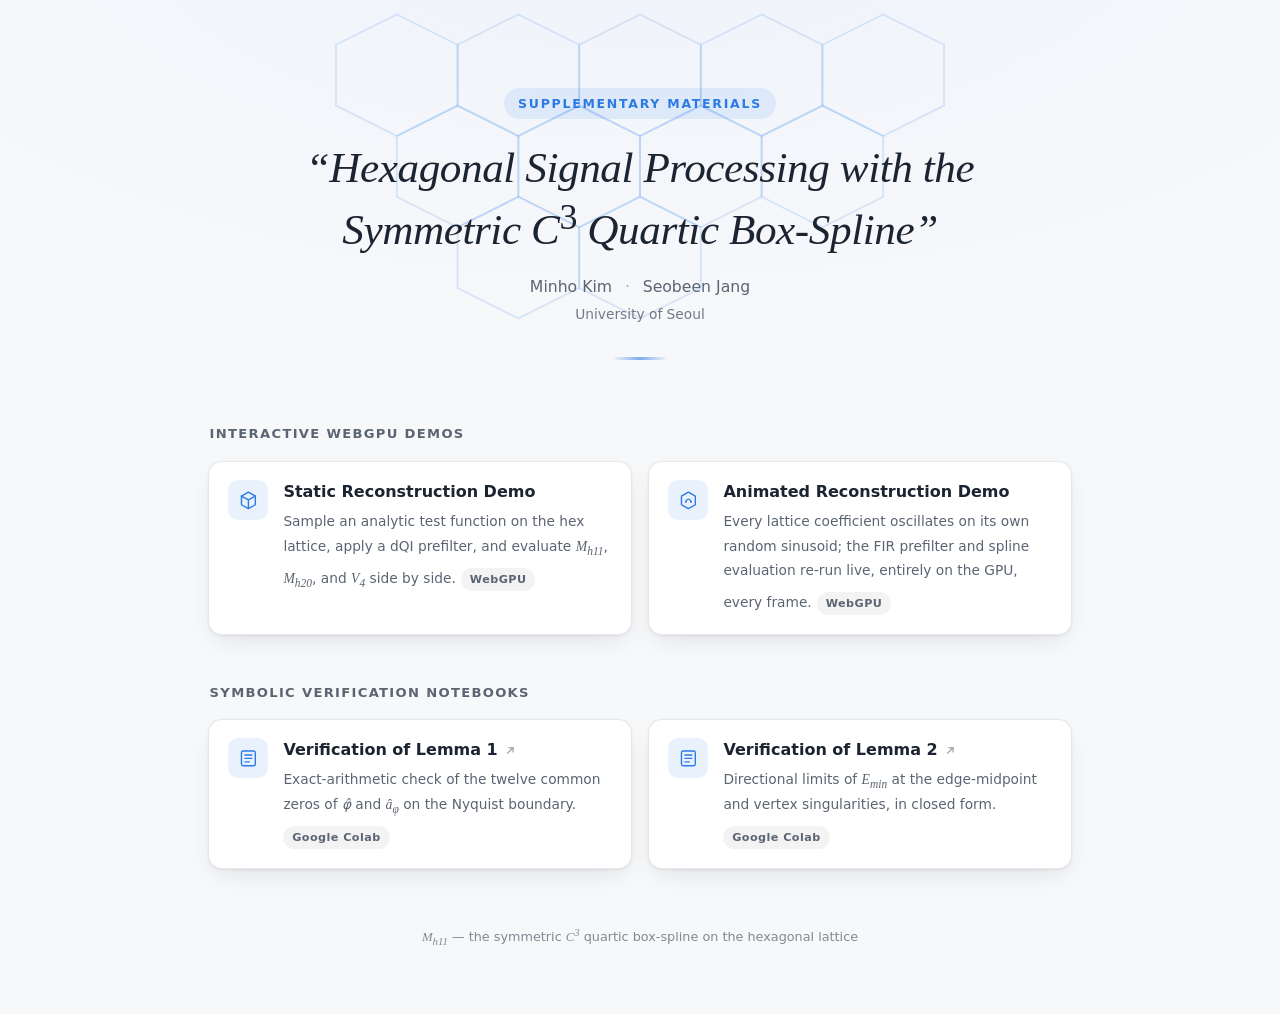
<file: Mh11/index.html>
<!DOCTYPE html>
<html lang="en">
<head>
<meta charset="utf-8">
<meta name="viewport" content="width=device-width, initial-scale=1">
<title>Supplementary Materials &mdash; Hexagonal Signal Processing with the Symmetric C&sup3; Quartic Box-Spline</title>
<style>
    :root {
        color-scheme: light dark;
        --bg: #f7f8fa;
        --bg-grad-a: #eef3fb;
        --bg-grad-b: #f7f8fa;
        --panel: #ffffff;
        --text: #1b2430;
        --text-soft: #5b6472;
        --border: rgba(27, 36, 48, 0.1);
        --accent: #2c7be5;
        --accent-soft: rgba(44, 123, 229, 0.1);
        --accent-ink: #1a5bb8;
        --shadow: 0 1px 3px rgba(16, 24, 40, 0.06), 0 10px 24px -8px rgba(16, 24, 40, 0.12);
        --shadow-hover: 0 2px 6px rgba(16, 24, 40, 0.08), 0 18px 36px -10px rgba(16, 24, 40, 0.2);
        --hex-line: rgba(44, 123, 229, 0.16);
        --pill-bg: rgba(27, 36, 48, 0.05);
    }
    @media (prefers-color-scheme: dark) {
        :root:not([data-theme="light"]) {
            --bg: #0f1420;
            --bg-grad-a: #141a2b;
            --bg-grad-b: #0f1420;
            --panel: #161d2e;
            --text: #e8ecf4;
            --text-soft: #9aa5b8;
            --border: rgba(255, 255, 255, 0.09);
            --accent: #5b9bf5;
            --accent-soft: rgba(91, 155, 245, 0.14);
            --accent-ink: #8fbdfb;
            --shadow: 0 1px 3px rgba(0, 0, 0, 0.3), 0 10px 24px -8px rgba(0, 0, 0, 0.45);
            --shadow-hover: 0 2px 6px rgba(0, 0, 0, 0.35), 0 18px 36px -10px rgba(0, 0, 0, 0.55);
            --hex-line: rgba(91, 155, 245, 0.18);
            --pill-bg: rgba(255, 255, 255, 0.07);
        }
    }

    * { box-sizing: border-box; }

    body {
        margin: 0;
        padding: 0 1.5rem;
        padding-block: max(3rem, env(safe-area-inset-top, 0px)) 4rem;
        background: radial-gradient(ellipse 120% 70% at 50% -10%, var(--bg-grad-a), var(--bg-grad-b) 60%);
        background-color: var(--bg);
        color: var(--text);
        font-family: system-ui, -apple-system, "Segoe UI", sans-serif;
        line-height: 1.55;
        -webkit-font-smoothing: antialiased;
        /* The decorative hex pattern below deliberately bleeds past the
           hero's own box (negative inset); clip it at the document edge
           so it can't force horizontal scroll on narrow viewports. */
        overflow-x: hidden;
    }

    .page {
        max-width: 54rem;
        margin: 0 auto;
    }

    /* --- Hero --- */
    .hero {
        position: relative;
        text-align: center;
        padding: 2.5rem 1rem 1rem;
        overflow: visible;
    }

    .hex-deco {
        position: absolute;
        /* Side bleed matches body's own 1.5rem side padding exactly, so
           it reaches the viewport edge but never past it. */
        inset: -4rem -1.5rem auto -1.5rem;
        /* Explicit width, not just height: as a replaced element with
           both `left` and `right` set, an SVG with only `height` given
           computes width from height times its intrinsic aspect ratio
           (viewBox 600x360), ignoring the inset entirely -- here that
           came out to ~587px, wide enough to overflow any narrow
           viewport regardless of this element's own clipping. Setting
           width explicitly (to fill exactly between the insets) makes
           the inset the actual source of truth instead. */
        width: calc(100% + 3rem);
        height: 22rem;
        z-index: -1;
        opacity: 1;
        pointer-events: none;
    }
    .hex-deco path {
        stroke: var(--hex-line);
        stroke-width: 1.2;
        fill: none;
    }

    .kicker {
        display: inline-block;
        font-size: 0.78rem;
        font-weight: 600;
        letter-spacing: 0.14em;
        text-transform: uppercase;
        color: var(--accent);
        background: var(--accent-soft);
        padding: 0.35rem 0.9rem;
        border-radius: 999px;
        margin-bottom: 1.4rem;
    }

    h1 {
        font-family: Georgia, "Times New Roman", serif;
        font-style: italic;
        font-weight: 400;
        font-size: clamp(1.6rem, 1.1rem + 2vw, 2.7rem);
        line-height: 1.25;
        margin: 0 auto;
        max-width: 42rem;
        letter-spacing: -0.01em;
    }
    h1 sup { font-style: normal; }

    .byline {
        margin: 1.1rem 0 0;
        color: var(--text-soft);
        font-size: 0.98rem;
    }
    .byline .sep { margin: 0 0.5em; opacity: 0.5; }

    .affil {
        margin: 0.3rem 0 0;
        color: var(--text-soft);
        font-size: 0.86rem;
        opacity: 0.85;
    }

    .divider {
        width: 3.5rem;
        height: 3px;
        margin: 2rem auto 0;
        border-radius: 3px;
        background: linear-gradient(90deg, transparent, var(--accent), transparent);
        opacity: 0.6;
    }

    /* --- Sections --- */
    section.group {
        margin-top: 3rem;
    }

    .group h2 {
        font-size: 0.82rem;
        font-weight: 700;
        letter-spacing: 0.1em;
        text-transform: uppercase;
        color: var(--text-soft);
        margin: 0 0 1rem;
        padding-left: 0.1rem;
    }

    .cards {
        display: grid;
        grid-template-columns: repeat(2, 1fr);
        gap: 1rem;
    }
    @media (max-width: 640px) {
        .cards { grid-template-columns: 1fr; }
    }

    .card {
        display: flex;
        gap: 0.95rem;
        align-items: flex-start;
        padding: 1.15rem 1.2rem;
        background: var(--panel);
        border: 1px solid var(--border);
        border-radius: 14px;
        box-shadow: var(--shadow);
        text-decoration: none;
        color: inherit;
        transition: transform 0.18s ease, box-shadow 0.18s ease, border-color 0.18s ease;
    }
    .card:hover, .card:focus-visible {
        transform: translateY(-3px);
        box-shadow: var(--shadow-hover);
        border-color: var(--accent);
    }
    .card:active { transform: translateY(-1px); }

    .icon {
        flex: none;
        width: 2.5rem;
        height: 2.5rem;
        border-radius: 10px;
        background: var(--accent-soft);
        color: var(--accent);
        display: flex;
        align-items: center;
        justify-content: center;
    }
    .icon svg { width: 1.3rem; height: 1.3rem; }

    .card-body { min-width: 0; }

    .card-title {
        font-weight: 600;
        font-size: 1rem;
        margin: 0 0 0.25rem;
        color: var(--text);
        display: flex;
        align-items: center;
        gap: 0.4rem;
    }
    .card-title .ext {
        flex: none;
        width: 0.8rem;
        height: 0.8rem;
        color: var(--text-soft);
        opacity: 0.7;
    }

    .card-desc {
        margin: 0;
        font-size: 0.86rem;
        color: var(--text-soft);
        line-height: 1.45;
    }

    .pill {
        display: inline-block;
        margin-top: 0.55rem;
        font-size: 0.7rem;
        font-weight: 600;
        letter-spacing: 0.04em;
        padding: 0.18rem 0.55rem;
        border-radius: 999px;
        background: var(--pill-bg);
        color: var(--text-soft);
    }

    footer {
        margin-top: 3.5rem;
        text-align: center;
        font-size: 0.8rem;
        color: var(--text-soft);
        opacity: 0.75;
    }
    footer .math { font-family: Georgia, "Times New Roman", serif; font-style: italic; }

    .math { font-family: Georgia, "Times New Roman", serif; font-style: italic; }
</style>
</head>
<body>
<div class="page">

    <div class="hero">
        <svg class="hex-deco" viewBox="0 0 600 360" preserveAspectRatio="xMidYMin slice" aria-hidden="true">
            <!-- flat-top hexagon lattice, decorative only -->
            <g>
                <path d="M100 40 L140 20 L180 40 L180 80 L140 100 L100 80 Z"/>
                <path d="M180 40 L220 20 L260 40 L260 80 L220 100 L180 80 Z"/>
                <path d="M140 100 L180 80 L220 100 L220 140 L180 160 L140 140 Z"/>
                <path d="M260 40 L300 20 L340 40 L340 80 L300 100 L260 80 Z"/>
                <path d="M220 100 L260 80 L300 100 L300 140 L260 160 L220 140 Z"/>
                <path d="M300 100 L340 80 L380 100 L380 140 L340 160 L300 140 Z"/>
                <path d="M340 40 L380 20 L420 40 L420 80 L380 100 L340 80 Z"/>
                <path d="M380 100 L420 80 L460 100 L460 140 L420 160 L380 140 Z"/>
                <path d="M260 160 L300 140 L340 160 L340 200 L300 220 L260 200 Z"/>
                <path d="M180 160 L220 140 L260 160 L260 200 L220 220 L180 200 Z"/>
                <path d="M420 40 L460 20 L500 40 L500 80 L460 100 L420 80 Z"/>
            </g>
        </svg>
        <span class="kicker">Supplementary Materials</span>
        <h1>&ldquo;Hexagonal Signal Processing with the Symmetric <span class="math">C<sup>3</sup></span> Quartic Box-Spline&rdquo;</h1>
        <p class="byline">Minho Kim <span class="sep">&middot;</span> Seobeen Jang</p>
        <p class="affil">University of Seoul</p>
        <div class="divider"></div>
    </div>

    <section class="group">
        <h2>Interactive WebGPU Demos</h2>
        <div class="cards">
            <a class="card" href="demo-static/index.html">
                <span class="icon">
                    <svg viewBox="0 0 24 24" fill="none" stroke="currentColor" stroke-width="1.6" stroke-linecap="round" stroke-linejoin="round">
                        <path d="M12 2.5 20 7v10l-8 4.5L4 17V7z"/>
                        <path d="M4 7l8 4.5 8-4.5M12 11.5V21"/>
                    </svg>
                </span>
                <span class="card-body">
                    <span class="card-title">Static Reconstruction Demo</span>
                    <span class="card-desc">Sample an analytic test function on the hex lattice, apply a dQI prefilter, and evaluate <span class="math">M<sub>h11</sub></span>, <span class="math">M<sub>h20</sub></span>, and <span class="math">V<sub>4</sub></span> side by side.</span>
                    <span class="pill">WebGPU</span>
                </span>
            </a>
            <a class="card" href="demo-dynamic/index.html">
                <span class="icon">
                    <svg viewBox="0 0 24 24" fill="none" stroke="currentColor" stroke-width="1.6" stroke-linecap="round" stroke-linejoin="round">
                        <path d="M12 2.5 20 7v10l-8 4.5L4 17V7z"/>
                        <path d="M9 13.5c1-2.5 2-3 3-3s2 .5 3 3"/>
                        <circle cx="9" cy="13.5" r="1.1" fill="currentColor" stroke="none"/>
                        <circle cx="15" cy="13.5" r="1.1" fill="currentColor" stroke="none"/>
                    </svg>
                </span>
                <span class="card-body">
                    <span class="card-title">Animated Reconstruction Demo</span>
                    <span class="card-desc">Every lattice coefficient oscillates on its own random sinusoid; the FIR prefilter and spline evaluation re-run live, entirely on the GPU, every frame.</span>
                    <span class="pill">WebGPU</span>
                </span>
            </a>
        </div>
    </section>

    <section class="group">
        <h2>Symbolic Verification Notebooks</h2>
        <div class="cards">
            <a class="card" href="https://colab.research.google.com/drive/1_CYnlbUog4vJqDFgSZOKBDZhCeHLEjF5">
                <span class="icon">
                    <svg viewBox="0 0 24 24" fill="none" stroke="currentColor" stroke-width="1.6" stroke-linecap="round" stroke-linejoin="round">
                        <rect x="4" y="3.5" width="16" height="17" rx="2"/>
                        <path d="M8 8h8M8 12h8M8 16h5"/>
                    </svg>
                </span>
                <span class="card-body">
                    <span class="card-title">Verification of Lemma 1<svg class="ext" viewBox="0 0 24 24" fill="none" stroke="currentColor" stroke-width="2" stroke-linecap="round" stroke-linejoin="round"><path d="M7 17 17 7M9 7h8v8"/></svg></span>
                    <span class="card-desc">Exact-arithmetic check of the twelve common zeros of <span class="math">&phi;&#770;</span> and <span class="math">&acirc;<sub>&phi;</sub></span> on the Nyquist boundary.</span>
                    <span class="pill">Google Colab</span>
                </span>
            </a>
            <a class="card" href="https://colab.research.google.com/drive/18_2wsYFQbTMePAmBsGjAeNJbfHqm6SpS">
                <span class="icon">
                    <svg viewBox="0 0 24 24" fill="none" stroke="currentColor" stroke-width="1.6" stroke-linecap="round" stroke-linejoin="round">
                        <rect x="4" y="3.5" width="16" height="17" rx="2"/>
                        <path d="M8 8h8M8 12h8M8 16h5"/>
                    </svg>
                </span>
                <span class="card-body">
                    <span class="card-title">Verification of Lemma 2<svg class="ext" viewBox="0 0 24 24" fill="none" stroke="currentColor" stroke-width="2" stroke-linecap="round" stroke-linejoin="round"><path d="M7 17 17 7M9 7h8v8"/></svg></span>
                    <span class="card-desc">Directional limits of <span class="math">E<sub>min</sub></span> at the edge-midpoint and vertex singularities, in closed form.</span>
                    <span class="pill">Google Colab</span>
                </span>
            </a>
        </div>
    </section>

    <footer>
        <span class="math">M<sub>h11</sub></span> &mdash; the symmetric <span class="math">C<sup>3</sup></span> quartic box-spline on the hexagonal lattice
    </footer>

</div>
</body>
</html>
</file>
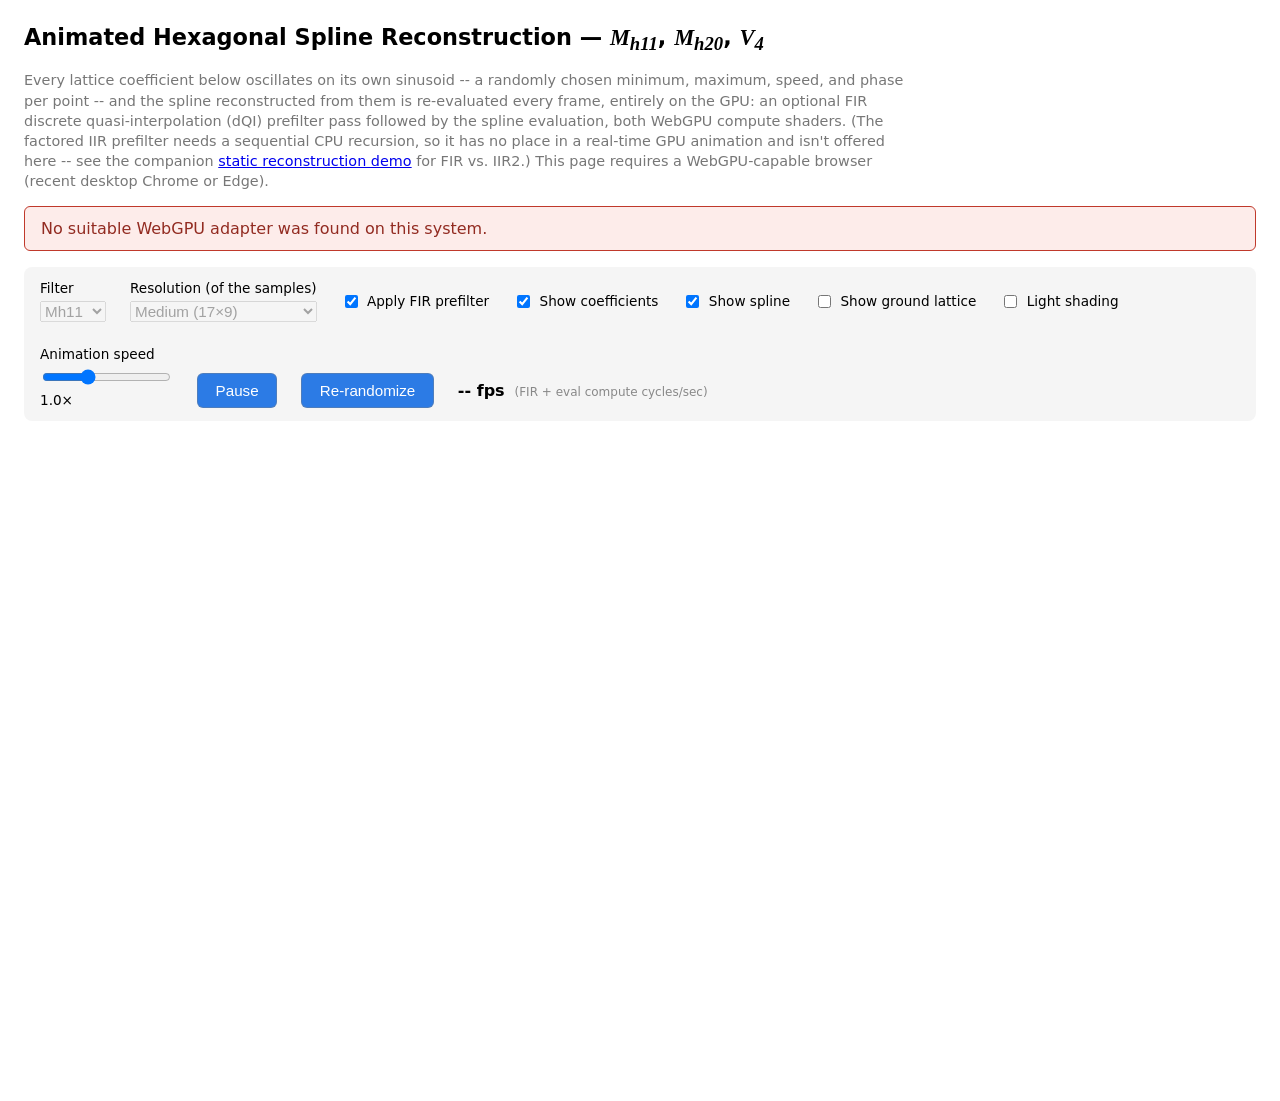
<file: Mh11/demo-dynamic/index.html>
<!doctype html>
<html lang="en">
<head>
<meta charset="utf-8">
<meta name="viewport" content="width=device-width, initial-scale=1">
<title>Animated Hexagonal Spline (WebGPU)</title>
<script src="https://cdn.plot.ly/plotly-2.35.2.min.js"></script>
<link rel="stylesheet" href="css/style.css">
</head>
<body>
    <h1>Animated Hexagonal Spline Reconstruction &mdash;
            <span class=math>M<sub>h11</sub></span>,
            <span class=math>M<sub>h20</sub></span>,
            <span class=math>V<sub>4</sub></span></h1>
<p class="note">
    Every lattice coefficient below oscillates on its own sinusoid --
    a randomly chosen minimum, maximum, speed, and phase per point -- and
    the spline reconstructed from them is re-evaluated every frame, entirely
    on the GPU: an optional FIR discrete quasi-interpolation (dQI) prefilter
    pass followed by the spline evaluation, both WebGPU compute shaders.
    (The factored IIR prefilter needs a sequential CPU recursion, so it has
    no place in a real-time GPU animation and isn't offered here --
    see the companion <a href="../demo-static/index.html">static reconstruction demo</a>
    for FIR vs. IIR2.)
    This page requires a WebGPU-capable browser (recent desktop Chrome or Edge).
</p>

<div id="banner" class="banner" hidden></div>

<div class="controls">
    <label>Filter
        <select id="filterSelect">
            <option value="Mh11">Mh11</option>
            <option value="Mh20">Mh20</option>
            <option value="Vhex4">Vhex4</option>
        </select>
    </label>
    <label>Resolution (of the samples)
        <select id="resolutionSelect"></select>
    </label>
    <label class="checkbox">
        <input type="checkbox" id="firCheckbox" checked>
        Apply FIR prefilter
    </label>
    <label class="checkbox">
        <input type="checkbox" id="showCoeffCheckbox" checked>
        Show coefficients
    </label>
    <label class="checkbox">
        <input type="checkbox" id="showSplineCheckbox" checked>
        Show spline
    </label>
    <label class="checkbox">
        <input type="checkbox" id="showLatticeCheckbox">
        Show ground lattice
    </label>
    <label class="checkbox">
        <input type="checkbox" id="lightShadingCheckbox">
        Light shading
    </label>
    <label>Animation speed
        <input type="range" id="speedRange" min="0" max="3" step="0.1" value="1">
        <span id="speedValue">1.0×</span>
    </label>
    <button id="playPauseBtn" type="button">Pause</button>
    <button id="regenerateBtn" type="button">Re-randomize</button>
    <span id="fps">
        <span id="fpsValue">-- fps</span>
        <span class="fps-hint">(FIR + eval compute cycles/sec)</span>
    </span>
    <span id="status"></span>
</div>

<div id="plotDiv" class="plot"></div>

<script type="module" src="js/main.js"></script>
</body>
</html>
</file>
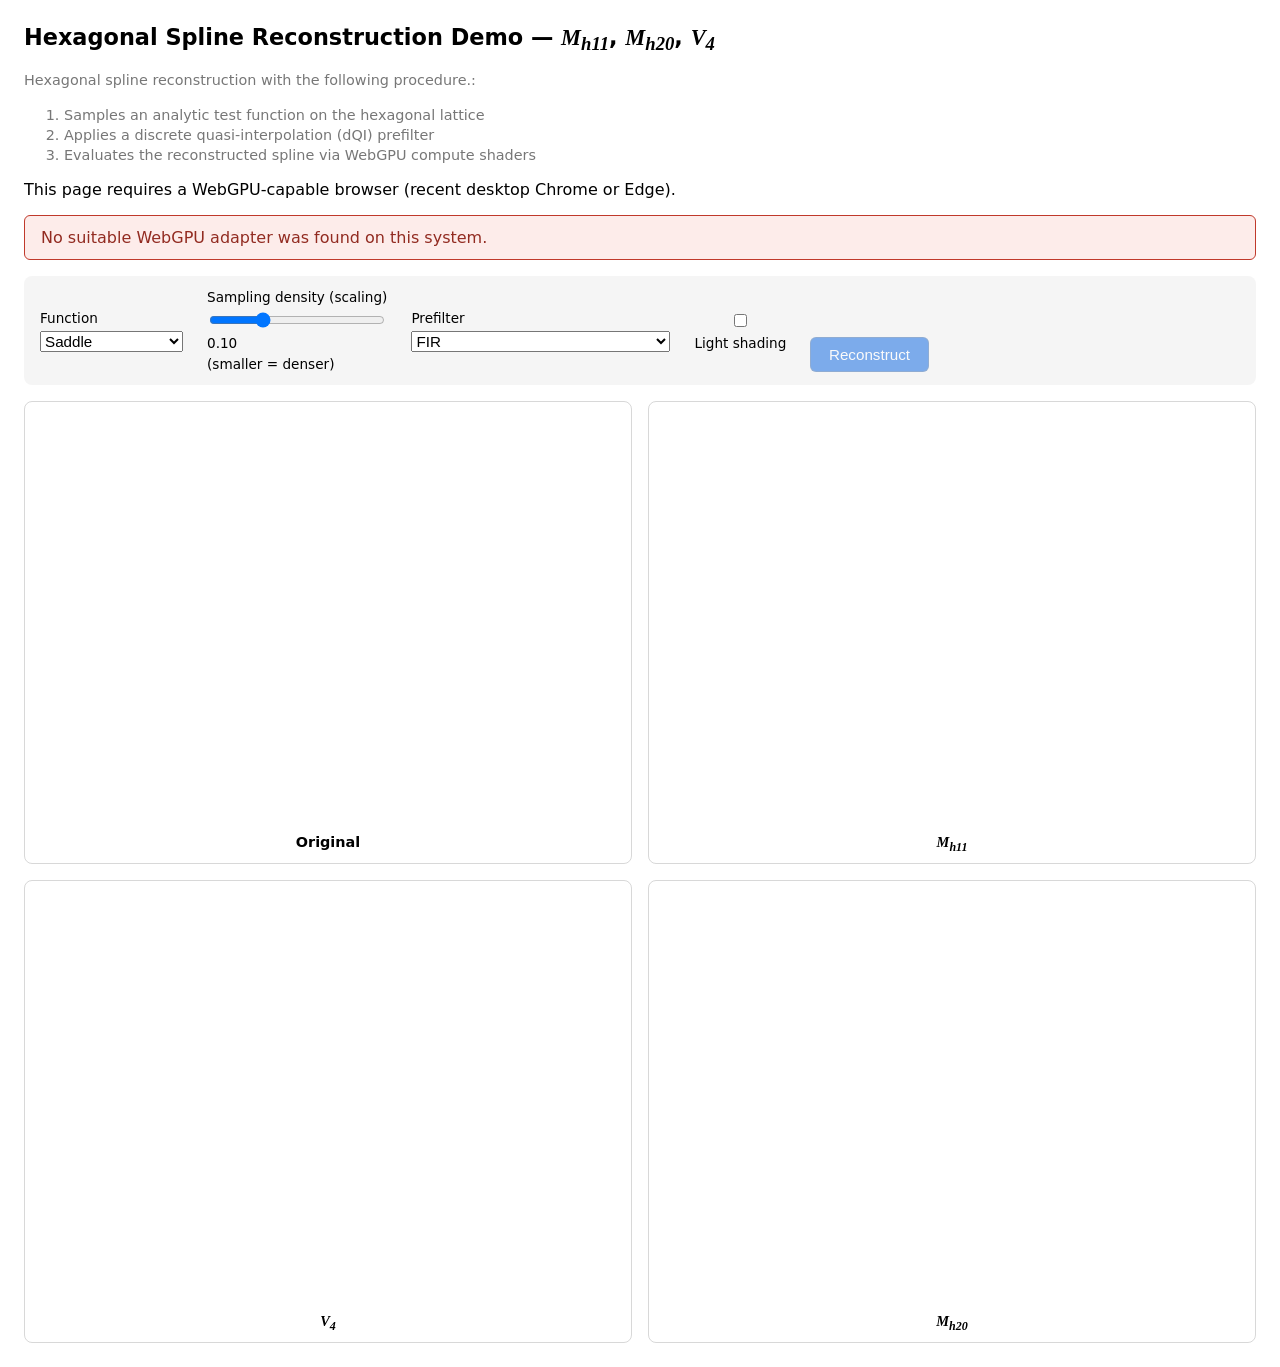
<file: Mh11/demo-static/index.html>
<!doctype html>
<html lang="en">
<head>
<meta charset="utf-8">
<meta name="viewport" content="width=device-width, initial-scale=1">
<title>Hexagonal Spline Reconstruction (WebGPU)</title>
<script src="https://cdn.plot.ly/plotly-2.35.2.min.js"></script>
<link rel="stylesheet" href="css/style.css">
</head>
<body>
    <h1>Hexagonal Spline Reconstruction Demo &mdash; 
            <span class=math>M<sub>h11</sub></span>, 
            <span class=math>M<sub>h20</sub></span>, 
            <span class=math>V<sub>4</sub></span></h1>
<p class="note">
    Hexagonal spline reconstruction with the following procedure.:
    <ol class="note">
        <li>Samples an analytic test function on the hexagonal lattice</li>
        <li>Applies a discrete quasi-interpolation (dQI) prefilter</li>
        <li>Evaluates the reconstructed spline via
            WebGPU compute shaders</li>
    </ol>
    This page requires a WebGPU-capable browser
    (recent desktop Chrome or Edge).
</p>

<div id="banner" class="banner" hidden></div>

<div class="controls">
    <label>Function
        <select id="funcSelect"></select>
    </label>
    <label>Sampling density (scaling)
        <input type="range" id="scalingRange" min="0.02" max="0.3" step="0.01" value="0.1">
        <span id="scalingValue">0.10</span> (smaller = denser)
    </label>
    <label>Prefilter
        <select id="prefilterSelect">
            <option value="FIR">FIR</option>
            <option value="IIR2">IIR2</option>
            <option value="none">None (raw samples as coefficients)</option>
        </select>
    </label>
    <label><input type="checkbox" id="lightShadingCheckbox"> Light shading</label>
    <button id="reconstructBtn">Reconstruct</button>
    <span id="status"></span>
</div>

<div class="grid" id="plotGrid">
    <div class="panel" id="panelOriginal">
        <div id="plotOriginal" class="plot"></div>
        <div class="caption">Original</div>
    </div>
    <div class="panel">
        <div id="plotMh11" class="plot"></div>
        <div class="caption" id="captionMh11"><span class=math>M<sub>h11</sub></span> <span id="errMh11"></span></div>
    </div>
    <div class="panel">
        <div id="plotVhex4" class="plot"></div>
        <div class="caption" id="captionVhex4"><span class=math>V<sub>4</sub></span> <span id="errVhex4"></span></div>
    </div>
    <div class="panel">
        <div id="plotMh20" class="plot"></div>
        <div class="caption" id="captionMh20"><span class=math>M<sub>h20</sub></span> <span id="errMh20"></span></div>
    </div>
</div>

<script type="module" src="js/main.js"></script>
</body>
</html>
</file>
<file: Mh11/demo-dynamic/css/style.css>
:root {
    color-scheme: light dark;
}

body {
    font-family: system-ui, -apple-system, sans-serif;
    margin: 1.5rem;
}

h1 {
    font-size: 1.4rem;
}

.note {
    color: #777;
    max-width: 62em;
    font-size: 0.9rem;
    line-height: 1.4;
}

.banner {
    background: #fdecea;
    border: 1px solid #c0392b;
    color: #922b21;
    padding: 0.75rem 1rem;
    border-radius: 6px;
    margin-bottom: 1rem;
}

.controls {
    display: flex;
    flex-wrap: wrap;
    gap: 1.5rem;
    align-items: center;
    margin-bottom: 1rem;
    padding: 0.85rem 1rem;
    background: rgba(127, 127, 127, 0.08);
    border-radius: 8px;
}

.controls label {
    display: flex;
    flex-direction: column;
    gap: 0.3rem;
    font-size: 0.85rem;
}

.controls label.checkbox {
    flex-direction: row;
    align-items: center;
    gap: 0.4rem;
}

.controls select,
.controls input[type="range"] {
    font-size: 0.95rem;
}

.controls button {
    align-self: flex-end;
    padding: 0.5rem 1.1rem;
    font-size: 0.95rem;
    border-radius: 6px;
    border: 1px solid rgba(127, 127, 127, 0.4);
    background: #2c7be5;
    color: white;
    cursor: pointer;
}

.controls button:disabled {
    opacity: 0.6;
    cursor: default;
}

#status {
    font-style: italic;
    color: #888;
    align-self: flex-end;
    padding-bottom: 0.5rem;
}

#fps {
    align-self: flex-end;
    padding-bottom: 0.5rem;
    font-variant-numeric: tabular-nums;
}

#fpsValue {
    font-weight: 600;
}

.fps-hint {
    color: #888;
    font-size: 0.75rem;
    margin-left: 0.3rem;
}

.plot {
    width: 100%;
    height: 640px;
}

.math {
    font-family: Georgia, 'Times New Roman', serif;
    font-style: italic;
}
</file>
<file: Mh11/demo-static/css/style.css>
:root {
    color-scheme: light dark;
}

body {
    font-family: system-ui, -apple-system, sans-serif;
    margin: 1.5rem;
}

h1 {
    font-size: 1.4rem;
}

.note {
    color: #777;
    max-width: 62em;
    font-size: 0.9rem;
    line-height: 1.4;
}

.note code {
    background: rgba(127, 127, 127, 0.15);
    padding: 0.1em 0.35em;
    border-radius: 3px;
}

.banner {
    background: #fdecea;
    border: 1px solid #c0392b;
    color: #922b21;
    padding: 0.75rem 1rem;
    border-radius: 6px;
    margin-bottom: 1rem;
}

.controls {
    display: flex;
    flex-wrap: wrap;
    gap: 1.5rem;
    align-items: center;
    margin-bottom: 1rem;
    padding: 0.85rem 1rem;
    background: rgba(127, 127, 127, 0.08);
    border-radius: 8px;
}

.controls label {
    display: flex;
    flex-direction: column;
    gap: 0.3rem;
    font-size: 0.85rem;
}

.controls select,
.controls input[type="range"] {
    font-size: 0.95rem;
}

#reconstructBtn {
    align-self: flex-end;
    padding: 0.5rem 1.1rem;
    font-size: 0.95rem;
    border-radius: 6px;
    border: 1px solid rgba(127, 127, 127, 0.4);
    background: #2c7be5;
    color: white;
    cursor: pointer;
}

#reconstructBtn:disabled {
    opacity: 0.6;
    cursor: default;
}

#status {
    font-style: italic;
    color: #888;
    align-self: flex-end;
    padding-bottom: 0.5rem;
}

.grid {
    display: grid;
    grid-template-columns: 1fr 1fr;
    gap: 1rem;
}

.grid.basis-mode {
    grid-template-columns: 1fr 1fr 1fr;
}

.panel {
    border: 1px solid rgba(127, 127, 127, 0.3);
    border-radius: 8px;
    padding: 0.5rem;
}

.plot {
    width: 100%;
    height: 420px;
}

.caption {
    text-align: center;
    font-weight: 600;
    margin-top: 0.25rem;
    font-size: 0.9rem;
}

@media (max-width: 900px) {
    .grid,
    .grid.basis-mode {
        grid-template-columns: 1fr;
    }
}

.math {
    font-family:Georgia, 'Times New Roman', serif;
    font-style:italic;
}
</file>
